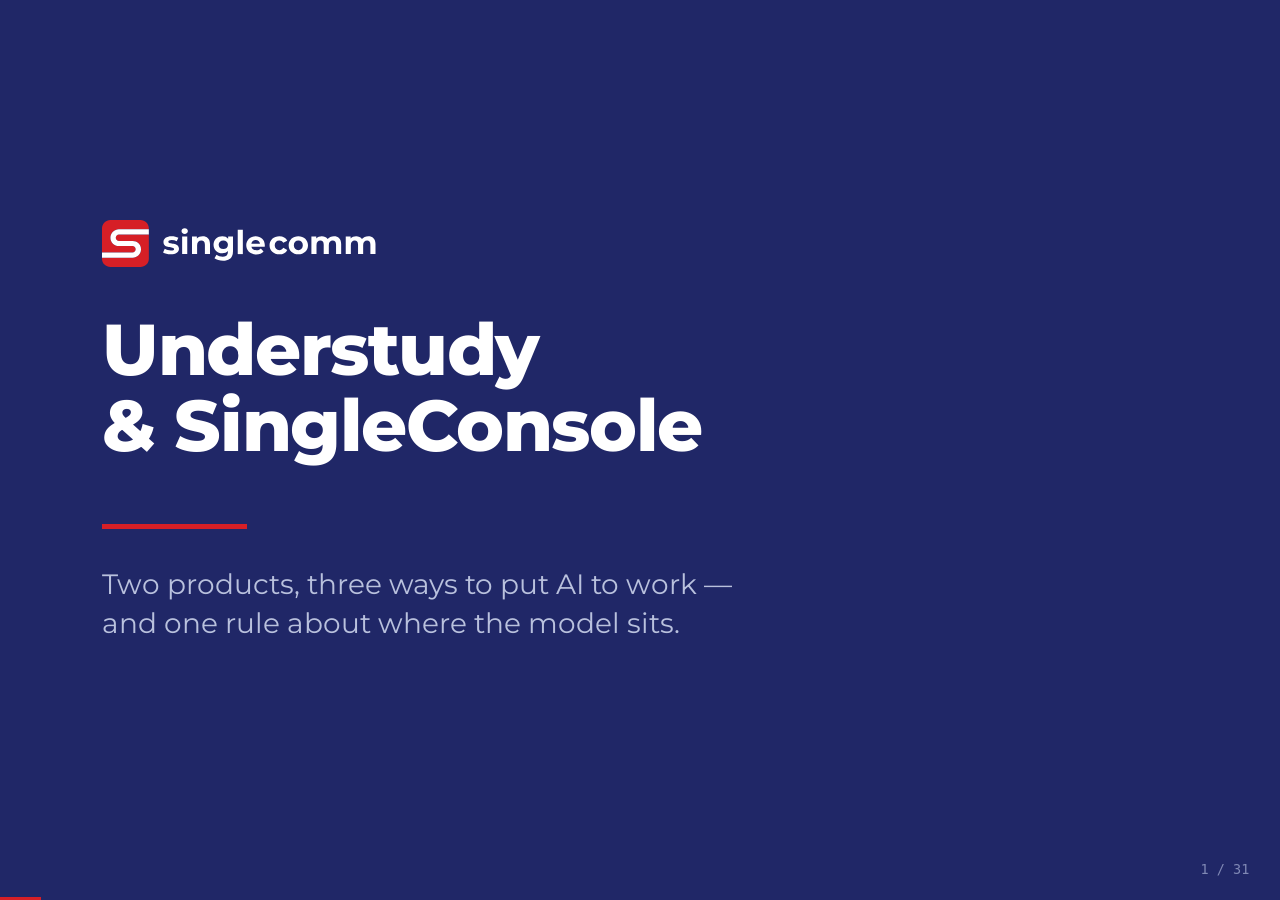
<file: deck/index.html>
<!doctype html>
<html lang="en" data-theme="dark">
<head>
<meta charset="utf-8">
<meta name="viewport" content="width=device-width, initial-scale=1">
<title>Understudy &amp; SingleConsole</title>
<link rel="stylesheet" href="deck.css">
</head>
<body>

<div id="sv">
  <div id="sv-clock">
    <span class="t">00:00</span>
    <button id="sv-toggle">start</button>
    <button id="sv-reset">reset</button>
    <span class="meta"></span>
  </div>
  <div id="sv-notes"><h4>Notes</h4><div class="body"></div></div>
  <div id="sv-next"><h4>Next</h4><div class="kick"></div><div class="title"></div></div>
</div>

<main id="stage">

<!-- ============ OPEN ============ -->

<section class="slide title" data-tag="open">
  <div class="lockup"><img src="../assets/singlecomm-logo-on-dark.svg" alt="SingleComm"></div>
  <h1>Understudy<br>&amp; SingleConsole</h1>
  <div class="rule"></div>
  <p class="sub">Two products, three ways to put AI to work —<br>and one rule about where the model sits.</p>
  <aside class="notes">
    <p class="do">The Tower sim is already running on the projector. Do NOT open on this slide.</p>
    <p class="say">"That's nine hundred agent consoles. Right now a hundred and sixty-two things are wrong on that fleet. I'm going to show you seven sentences that cover all of them — and one of the seven says the problem is us, and another says the problem is nobody. Hold that thought."</p>
    <p><strong>Then</strong> switch to the deck. The cliffhanger stays open until the Control Tower section.</p>
    <p class="do">Say the stop-me-here rule now: "Interrupt me — I'd rather this was a conversation."</p>
  </aside>
</section>

<section class="slide" data-tag="framing">
  <h2>Three projects. Three different places to put a model.</h2>
  <div class="cols-3">
    <div class="card">
      <div class="tag">Understudy</div>
      <h3>AI as operator</h3>
      <p>The model calls <strong>our</strong> tool.</p>
      <p>Software written for an audience of agents, not humans.</p>
    </div>
    <div class="card">
      <div class="tag">Control Tower</div>
      <h3>AI as proposer</h3>
      <p>It reads evidence and proposes a <strong>rule</strong>.</p>
      <p>A human approves. The deterministic engine runs it.</p>
    </div>
    <div class="card">
      <div class="tag">sctower</div>
      <h3>AI as investigator</h3>
      <p>An <strong>AI-agent-ready CLI</strong>, shipped with its own skill — so an agent can pick it up and troubleshoot without being taught.</p>
    </div>
  </div>
  <aside class="notes">
    <p>This is the spine. Everything after hangs off it.</p>
    <p class="say">"These aren't three versions of the same thing. They're three different positions of the model relative to the loop."</p>
    <p><strong>Ties to tomorrow:</strong> the agenda has a bullet called "deterministic and non-deterministic boundaries". This is the worked answer to it.</p>
  </aside>
</section>

<!-- ============ UNDERSTUDY ============ -->

<section class="slide section" data-tag="understudy">
  <div class="kicker">Part one · AI as operator</div>
  <h1>Understudy</h1>
  <p class="sub">Software written for an audience of machines.</p>
  <aside class="notes"><p class="do">Aim for ~20 minutes including questions.</p></aside>
</section>

<section class="slide" data-tag="understudy">
  <h2>The scenarios that matter are the ones you can't stage alone</h2>
  <ul>
    <li>Anything with <strong>two or more participants</strong> talking at the same time</li>
    <li>A warm transfer, then a supervisor listening in</li>
    <li>A customer who switches language mid-call</li>
    <li>A network that dies <em>during</em> the call</li>
  </ul>
  <p class="wide" style="margin-top:2vh">Every one of those needs people, phones, and an afternoon. So they get tested once, by hand, badly — and then never again.</p>
  <aside class="notes">
    <p class="do">Look at QA on "tested once, by hand, badly". This slide is for them.</p>
    <p>Deliberately no counts — the point is "more than one party", not a number.</p>
  </aside>
</section>

<section class="slide" data-tag="understudy">
  <h2>Synthetic participants that stand in for real people</h2>
  <p class="wide">One browser tab is one understudy. It injects a synthetic microphone (text-to-speech) and a synthetic camera, then joins as a real party over the real signalling.</p>
  <ul>
    <li>It touches only <strong>public seams</strong> — the same browser APIs any customer's browser uses<small>Never application internals. That keeps the test honest and lets it survive the app being rewritten underneath it.</small></li>
    <li>The <strong>platform is the system under test</strong> — Understudy drives every party, customer <em>and</em> agent</li>
    <li>Voice, webchat and SingleMeet — inbound and outbound</li>
  </ul>
  <aside class="notes">
    <p class="say">"It isn't a mock. There's a real SIP registration, a real FreeSWITCH conference, a real LiveKit room. The only synthetic thing is the human."</p>
    <p><strong>Numbers if asked:</strong> 8 packages, 69 committed scenarios, 274 unit tests, ~97% coverage.</p>
  </aside>
</section>

<section class="slide center" data-tag="understudy">
  <p class="statement">And the thing that drives it<br>is <span class="hl">not me</span>.</p>
  <aside class="notes"><p class="do">Beat. Then next slide.</p></aside>
</section>

<section class="slide" data-tag="understudy">
  <h2>The inversion</h2>
  <p class="wide">Understudy ships a <strong>skill</strong>. A coding agent working a ticket loads it, stands up the exact call the ticket describes, and asserts on what came back.</p>
  <pre><span class="c"># the agent does this, not me</span>
pnpm understudy run scenarios/voice/r3a-healthfirst-inbound \
    --env qa <span class="f">--execute</span>

<span class="c"># and this, when it thinks it is done</span>
pnpm understudy run scenarios/voice/r3a-healthfirst-inbound \
    --env qa --execute <span class="f">--check-baseline</span></pre>
  <div class="callout">An agent that can only read code is guessing. An agent that can <strong>place a call and listen to what came back</strong> is verifying.</div>
  <aside class="notes">
    <p class="do">Show <code>skills/understudy/SKILL.md</code> briefly — the do/don't list is the interesting part.</p>
    <p><strong>Mention the guard unprompted:</strong> every scenario declares which environments it may run on, and production is forbidden by construction. That is what makes letting an agent do this reasonable rather than terrifying.</p>
  </aside>
</section>

<section class="slide" data-tag="understudy">
  <h2>A scenario is a file you can read</h2>
  <pre>id: meet.customer-captions-smoke
tickets: [ACDDEV-2231]
env: { require: [dev, qa], <span class="f">forbid: [prod]</span> }

parties:
  - id: customer
    channel: { type: meet, direction: inbound, campaign: meet-captions-demo }
    captions: { on: true, language: en }
    media:
      audio:
        source: tts
        turns:
          - { text: <span class="s">'Hola, necesito ayuda con mi factura.'</span>, lang: es }
          - { text: <span class="s">'Thank you, I will switch to English now.'</span>, lang: en }

expect:
  - assert: <span class="s">'customer.captions.langs includes [en]'</span>
  - assert: <span class="s">'customer.captions.text(en) matches /(help|bill|invoice)/i'</span></pre>
  <aside class="notes">
    <p class="say">"A synthetic customer speaks Spanish. The assertion is that English captions came back. That's a real test of the translation path — and it fits on a slide."</p>
    <p><strong>Readability is the argument.</strong> If QA can read it, QA can write it.</p>
  </aside>
</section>

<section class="slide" data-tag="understudy">
  <h2>Every scenario, indexed</h2>
  <pre>pnpm understudy catalog   <span class="c">→ docs/catalog.html</span></pre>
  <p class="wide">Ticket, channel, audience, and whether it is green. Committed alongside the scenarios, so the index cannot drift from what exists.</p>
  <aside class="notes">
    <p class="do">Run it live — no cluster needed, instant. Open the HTML and scroll.</p>
    <p class="do">Hand the choice to QA: "which of these would you have wanted for the last release?"</p>
  </aside>
</section>

<section class="slide" data-tag="understudy">
  <span class="mode">Live · QA</span>
  <h2>Now watch it happen</h2>
  <pre>pnpm understudy run scenarios/voice/r3a-healthfirst-inbound \
    --env qa --execute <span class="f">--headed</span></pre>
  <p class="wide">Headed mode is the point. You are not reading a report about a call — you are watching the console the agent would be looking at, while a synthetic customer talks to it.</p>
  <aside class="notes">
    <p class="do">Full sequence, if you want to show the build too:</p>
    <p class="do"><code>pnpm build &amp;&amp; pnpm bundle:runtime &amp;&amp; pnpm bundle:voice</code> → <code>node scripts/capture-session.mjs qa</code> → <code>--pool agent</code> → run.</p>
    <p class="say">"This is the confidence I want before anything goes to UAT. Not 'the tests passed' — I watched the thing happen."</p>
    <p><strong>If the two parties talk over each other:</strong> name it. "The turn-taking here is naive — both sides speak on a timer rather than waiting for silence. It doesn't change the assertions, and it's on my list."</p>
  </aside>
</section>

<section class="slide" data-tag="understudy">
  <span class="mode">Live · QA</span>
  <h2>And the one that looks like the future</h2>
  <pre>pnpm understudy run scenarios/meet/four-language-showcase \
    --env qa --execute <span class="f">--headed --hold</span></pre>
  <p class="wide">Four people in one SingleMeet room — English, Spanish, French and German — each with live captions in their own language.</p>
  <div class="callout">Nobody in this room could stage that in an afternoon. It is one command, and it is identical tomorrow.</div>
  <aside class="notes">
    <p class="do">Prerequisites, once: <code>set -a; source secrets/qa.env; set +a</code> · <code>export UNDERSTUDY_TTS_BACKEND=openai</code> · <code>pnpm bundle:runtime &amp;&amp; pnpm bundle:meet</code>. No captured session — all four parties are standalone, so nobody signs into a console.</p>
    <p class="do"><strong>Maximise ONE window.</strong> Every party renders the whole room — four tiles plus a caption strip — so one window is the entire demo. <code>--hold</code> keeps them open until you press Enter.</p>
    <p><strong>The audio is cached</strong>, keyed by content hash, so it costs nothing, needs no API round-trip, and sounds exactly as it did in rehearsal. ~1m45.</p>
    <p class="say">"Riley opens the room; Sofía, Pierre and Greta join it. Three rounds — they introduce themselves, they notice you, and they sign off."</p>
    <p class="do">Let the joke land: Greta's "und wenn nicht, dann ist es eben ein Fehlerbericht" — <em>and if not, it's a bug report</em> — is deadpan on purpose. Then Pierre's line is the actual point: <em>that is what a replayable test is</em>.</p>
    <p>If asked how the voices differ: each party has a distinct voice and an explicit native-accent instruction. The default would have made all four sound like one narrator reading four parts.</p>
  </aside>
</section>

<section class="slide" data-tag="understudy">
  <h2>The bit QA should care about most</h2>
  <div class="cols">
    <div>
      <h3>Record</h3>
      <pre>understudy save scenarios/…</pre>
      <p>Freezes a green run's assertion baseline.</p>
    </div>
    <div>
      <h3>Replay</h3>
      <pre>understudy run … <span class="f">--check-baseline</span></pre>
      <p>Diffs against it. <strong>Fails on any regression.</strong></p>
    </div>
  </div>
  <div class="callout" style="margin-top:3vh">A bug repro becomes a <strong>committed regression test</strong>. The repro <em>is</em> the artefact — not a ticket comment describing one.</div>
  <aside class="notes">
    <p class="do">Show the recorded <em>failure</em>, not the pass. Failures are more persuasive.</p>
    <p class="say">"This is the thing I actually wanted when I started building it. Everything else is machinery around this sentence."</p>
  </aside>
</section>

<!-- ============ SINGLECONSOLE ============ -->

<section class="slide section" data-tag="singleconsole">
  <div class="kicker">Part two</div>
  <h1>SingleConsole</h1>
  <p class="sub">A testable agent console — and the room to grow past the old one.</p>
</section>

<section class="slide" data-tag="singleconsole">
  <h2>Why the classic console can't be saved</h2>
  <div class="cols">
    <div class="stat"><span class="n">116</span><span class="l">classic AJAX verbs the console speaks</span></div>
    <div class="stat"><span class="n">36</span><span class="l">signalling frame types on the wire</span></div>
  </div>
  <p class="wide" style="margin-top:4vh">PHP 7.4, jQuery, no build step, no tests, and no seam to test at — the console <em>is</em> the DOM and the wire at the same time. You cannot refactor out of that. <strong>You can only grow something beside it.</strong></p>
  <aside class="notes">
    <p class="do">45 seconds. The room knows. Don't dwell.</p>
    <p>Strangling fig, with the honest caveat: a fig only strangles if it keeps growing. The fidelity audit is how we know it is growing rather than stalling.</p>
  </aside>
</section>

<section class="slide" data-tag="singleconsole">
  <h2>Headless kernel, interchangeable shells</h2>
  <p class="wide" style="margin-bottom:2.5vh"><strong>React renders. The kernel decides.</strong> All state lives somewhere with no DOM dependency — which is what makes four deployments one product instead of four forks.</p>
  <div class="cols-4">
    <div class="card">
      <div class="tag">shipped</div>
      <h3>Built in</h3>
      <p>A module inside the platform — "Agent Desktop". Same page, same session, same permissions.</p>
    </div>
    <div class="card">
      <div class="tag">shipped</div>
      <h3>Widget</h3>
      <p>A bundle that drops into third-party products — CRMs, ticketing, whatever the client already lives in.</p>
    </div>
    <div class="card">
      <div class="tag">in progress</div>
      <h3>Desktop</h3>
      <p>An Electron shell running the <strong>same codebase</strong> as the browser build — not a parallel implementation.</p>
    </div>
    <div class="card muted">
      <div class="tag">planned</div>
      <h3>Native</h3>
      <p>Rust / Qt, once the web version has stabilised — and kept in step with it from then on.</p>
    </div>
  </div>
  <aside class="notes">
    <p class="say">"The reason to do the headless split first is exactly this row. The expensive part of a desktop client is the logic, and the logic is already written once."</p>
    <p><strong>Founders slide.</strong> Native is the answer to "what about the clients who won't run this in a browser".</p>
  </aside>
</section>

<section class="slide" data-tag="singleconsole">
  <span class="mode">Live · QA</span>
  <h2>Agent Desktop</h2>
  <p class="wide">Real cluster. Real agent. Real call.</p>
  <aside class="notes">
    <p class="do">Console mounts inside the classic header. Change presence. Take a call. Try to submit wrap-up without a disposition — it refuses, and <strong>the kernel enforces that, not the UI</strong>.</p>
    <p class="say">"Same page, same session, same permissions. It's a module — it doesn't need a migration to exist."</p>
    <p class="do">Three minutes. This is the "it's real" beat, not the wow beat.</p>
  </aside>
</section>

<section class="slide" data-tag="singleconsole">
  <span class="mode">Live · local</span>
  <h2>The same kernel, inside someone's CRM</h2>
  <pre>pnpm dev  <span class="c">→ localhost:5280  ?composition=widget</span></pre>
  <p class="wide">A stand-in host page. The widget is self-contained: the host supplies a signalling port and an area for scripts, and neither side reaches into the other.</p>
  <aside class="notes">
    <p class="do">Point at the host bar: "third-party CRM — the widget is self-contained".</p>
    <p class="say">"This is the commercial door. We can put the console inside a customer's product without them touching our stack, and without us touching theirs."</p>
  </aside>
</section>

<!-- ============ CONTROL TOWER ============ -->

<section class="slide section" data-tag="tower">
  <div class="kicker">Part three · AI as proposer</div>
  <h1>Control Tower</h1>
  <p class="sub">Back to the map.</p>
</section>

<section class="slide" data-tag="tower">
  <span class="mode">Live · simulated fleet</span>
  <h2>900 consoles. Same seed, same fleet, every time.</h2>
  <pre>pnpm demo:tower</pre>
  <ul>
    <li><strong>From a real census</strong> of 1,387 production consoles — browser mix, CPU and RAM, in-call rate, device topology, trouble rates</li>
    <li><strong>From a production probe</strong> — geography, site egress, latency</li>
    <li><strong>Invented, and the code says so</strong> — individual names, call timing</li>
  </ul>
  <div class="callout">The <strong>SIMULATED DATA</strong> bar cannot be dismissed. It is one of four locks that stop this shipping by accident.<span class="who">Same software as production. Synthetic data. Both true at once.</span></div>
  <aside class="notes">
    <p class="do">Point at the bar. It makes the honesty self-evidencing — you don't have to claim it.</p>
    <p><strong>Talk freely here</strong> over the seven sentences, the hidden-window story, and the expanded finding. Slides deliberately get out of the way.</p>
    <p class="do">Hand a finding to ops: "pick one — which of these would you want to be true?"</p>
    <p>Rehearsal: <code>&amp;poll=2</code> runs the arc in three minutes. Do not edit source while rehearsing — HMR resets the clock to tick 0.</p>
  </aside>
</section>

<section class="slide" data-tag="tower">
  <h2>What the old console could never tell us</h2>
  <table>
    <tr><td class="k">live</td><td>beaconing normally</td></tr>
    <tr><td class="k hot">silent</td><td><strong>expected, and not heard from</strong></td></tr>
    <tr><td class="k">ended</td><td>signed out cleanly, with a reason</td></tr>
    <tr><td class="k hot">vanished</td><td>stopped mid-shift with no goodbye</td></tr>
  </table>
  <p class="wide" style="margin-top:3vh">These are <strong>liveness states</strong> — whether we are still hearing from a console at all. Nothing to do with agent status, which is about what the person is doing.</p>
  <aside class="notes">
    <p class="say">"A console whose network has gone doesn't report the outage. It stops reporting. The board gets <em>quieter</em> while people can't work. That's the failure mode this whole thing exists for."</p>
    <p class="do">Be explicit that this is not presence/agent status — that confusion is the one thing this slide has to prevent.</p>
  </aside>
</section>

<section class="slide center" data-tag="tower">
  <div class="ask">
    <p class="q">Of every agent console running in production right now —<br><br>what percentage is the <em>focused window</em>?</p>
  </div>
  <aside class="notes">
    <p class="do">ASK THE ROOM. Take guesses out loud. Don't move on until three people have answered. People guess 40–60%.</p>
    <p><strong>The answer, delivered verbally:</strong> 7% are focused. 69% are not even visible. Measured across 1,387 real consoles.</p>
    <p class="say">"A browser throttles a hidden tab's timers to about one a minute. So a console behind a spreadsheet beacons late and looks exactly like one in trouble. On a fleet this size that's forty of eighty-six quiet consoles who are completely fine — and saying so is forty phone calls not made."</p>
  </aside>
</section>

<section class="slide center" data-tag="tower">
  <p class="statement sm"><span class="hl">Watch</span> is what we can prove.<br><br><span class="hl">Review</span> is what we suspect.</p>
  <aside class="notes">
    <p>These are literally the two tab names. Verbs, not nouns — "findings" and "last night" both just meant "problems".</p>
  </aside>
</section>

<section class="slide" data-tag="tower">
  <h2>Review, on one screen</h2>
  <div class="cols">
    <div class="card">
      <div class="tag">a rule</div>
      <h3>Counted something</h3>
      <p>It knows an error happened a lot last night. It is <strong>not allowed to read the error text</strong>, so it cannot tell you what it was.</p>
    </div>
    <div class="card">
      <div class="tag">a proposal</div>
      <h3>Explains it</h3>
      <p>Read the evidence and says what the error actually is — labelled <strong>inferred</strong>, with its reasoning, how sure it is, and <em>what would prove it wrong</em>.</p>
    </div>
  </div>
  <div class="callout" style="margin-top:3vh">The night before, a proposal whose output was <strong>a new rule — and the backtest showing it would have caught this</strong>.</div>
  <aside class="notes">
    <p class="do"><strong>Say out loud: no model runs in the simulation.</strong> The shape is what's being shown; the job it slots into is real.</p>
    <p>Saying that unprompted is worth more than the demo — it's the difference between a demo and an engineering claim.</p>
    <p>The falsifier is the interesting part: a proposal that can't say what would prove it wrong is an opinion, not a finding.</p>
  </aside>
</section>

<section class="slide" data-tag="tower">
  <h2>Why the model never gets to press the button</h2>
  <ul>
    <li><strong>It suggests. People decide. The engine acts.</strong><small>Whatever runs is something a human already reviewed, so a bad suggestion is a wasted minute rather than an incident.</small></li>
    <li><strong>Pick from a list before writing prose</strong><small>"Which of these known problems is this?" — with "none of them" always allowed. Free text is a fallback, and it is labelled as unverified wherever it appears.</small></li>
    <li><strong>"Certain" and "probably" are different kinds of thing</strong><small>Not two ends of one scale — otherwise a 97% guess quietly starts behaving like a fact.</small></li>
    <li><strong>Every suggestion is scored afterwards</strong><small>Shown, accepted, run, and then: did it actually work? A suggestion that keeps working becomes a rule we ship. That is how it improves without a model anywhere near the runtime.</small></li>
  </ul>
  <aside class="notes">
    <p class="say">"The learning lands as reviewed, versioned, switch-off-able data — not as a model that quietly changed its mind."</p>
    <p><strong>Tomorrow hook:</strong> that scoring ledger is the one piece of shared AI platform I'd argue for.</p>
  </aside>
</section>

<section class="slide center" data-tag="tower">
  <p class="statement">We use models to <span class="hl">find the rules</span> —<br>then run the rules <span class="hl">without the model</span>.</p>
  <aside class="notes"><p>Say it, don't explain it. Move on.</p></aside>
</section>

<section class="slide" data-tag="rescue">
  <h2>The last rung</h2>
  <table>
    <tr><td class="k">healthy</td><td>both channels answering</td></tr>
    <tr><td class="k">degraded</td><td>one channel silent — whichever works carries the evidence</td></tr>
    <tr><td class="k">impacted</td><td>the agent's work is affected, but we can still see them</td></tr>
    <tr><td class="k">isolated</td><td>signalling and telemetry silent — but the rescue path answered</td></tr>
    <tr><td class="k hot">dark</td><td><strong>nothing the workstation can reach answers</strong></td></tr>
  </table>
  <p class="wide" style="margin-top:3vh">Only <code>dark</code> raises a flare — and only after <strong>20 seconds</strong> of holding it. An isolated console still reports itself. Only a dark one needs a human with a phone.</p>
  <aside class="notes">
    <p class="say">"The flare is the loudest thing the product can do, so it's the last rung and not the first."</p>
    <p><strong>Then run it live.</strong> Teammate's laptop, Agent Desktop, Available. Ask them to switch off wifi. Twenty seconds. Scan the QR with your phone.</p>
    <p class="do">When the Tower badge lights: <strong>stop talking for three seconds.</strong> Let "that came off a dead machine" land on its own.</p>
    <p>The QR points at the agent's own cluster, deliberately — not at whatever origin served the page.</p>
  </aside>
</section>

<!-- ============ SCTOWER ============ -->

<section class="slide section" data-tag="sctower">
  <div class="kicker">Part four · AI as investigator</div>
  <h1>sctower</h1>
  <p class="sub">One static binary. And a skill.</p>
</section>

<section class="slide" data-tag="sctower">
  <span class="mode">Live · QA</span>
  <h2>Sign in like a person</h2>
  <pre>sctower auth login
<span class="c">→ OAuth 2.1 + PKCE, system browser, ephemeral loopback listener</span>
<span class="c">→ stored 0600, refreshed silently</span>

sctower live
sctower digest</pre>
  <aside class="notes">
    <p><strong>The server side needed nothing new</strong> — the cluster already required PKCE of every client and already implemented the loopback rule.</p>
    <p class="do"><code>digest</code> is the money command: it prints the same sentences the Tower draws. Shows the CLI isn't a lesser surface.</p>
  </aside>
</section>

<section class="slide" data-tag="sctower">
  <h2>What makes it something an agent can hold</h2>
  <pre>sctower watch --since 1h <span class="f">&amp;&amp;</span> echo clean</pre>
  <table style="margin-top:2vh">
    <tr><td class="k">0</td><td>the question was answered</td></tr>
    <tr><td class="k hot">1</td><td>answered, <strong>and the answer is "something is wrong"</strong></td></tr>
    <tr><td class="k">2</td><td>usage error</td></tr>
    <tr><td class="k">3</td><td>auth failed</td></tr>
    <tr><td class="k">4</td><td>tower unreachable</td></tr>
    <tr><td class="k">5</td><td>tower answered, but refused</td></tr>
  </table>
  <p class="wide" style="margin-top:2.5vh">JSON by default when nobody is watching. Stable field names taken from the contract — not a view of it.</p>
  <aside class="notes">
    <p class="say">"Exit 1 is not a failure. It's an answer. An agent that can tell 'I couldn't reach the tower' from 'the tower says you have a problem' can actually triage — and one that can't will hallucinate the difference, confidently."</p>
    <p><strong>Then show the skill</strong> — its troubleshooting reference leads with exactly that trap.</p>
  </aside>
</section>

<section class="slide" data-tag="sctower">
  <span class="mode">Live</span>
  <h2 class="plain">And because you're all engineers</h2>
  <pre style="margin-top:3vh">sctower ui</pre>
  <aside class="notes">
    <p class="do">Run it. Say almost nothing. Move around: <code>j</code>/<code>k</code>, <code>enter</code> to open a session, tab through the drawer tabs, <code>/</code> to filter.</p>
    <p class="say">"Same client. Same data. Over SSH."</p>
  </aside>
</section>

<section class="slide title center" data-tag="close">
  <div class="lockup"><img src="../assets/singlecomm-logo-on-dark.svg" alt="SingleComm"></div>
  <h1 style="font-size:calc(var(--u) * 7)">Thank you</h1>
  <div class="rule" style="margin-left:auto;margin-right:auto"></div>
  <p class="sub">This presentation was not AI generated.<br>It only looks that way.</p>
  <aside class="notes">
    <p class="do">Leave this up and take the room.</p>
  </aside>
</section>

</main>

<div id="logo">
  <img class="on-dark" src="../assets/singlecomm-logo-on-dark.svg" alt="">
  <img class="on-light" src="../assets/singlecomm-logo-on-light.svg" alt="">
</div>
<div id="bar"></div>
<div id="num"></div>
<div id="tag"></div>

<div id="help">
  <table>
    <tr><td class="k">→ ␣ n</td><td>next</td></tr>
    <tr><td class="k">← p</td><td>previous</td></tr>
    <tr><td class="k">S</td><td>speaker view (notes + timer)</td></tr>
    <tr><td class="k">F</td><td>fullscreen</td></tr>
    <tr><td class="k">O / Esc</td><td>overview</td></tr>
    <tr><td class="k">T</td><td>light / dark</td></tr>
    <tr><td class="k">B / .</td><td>blank the screen</td></tr>
    <tr><td class="k">1–99</td><td>jump to slide</td></tr>
    <tr><td class="k">?</td><td>this</td></tr>
  </table>
</div>

<script src="deck.js"></script>
</body>
</html>
</file>
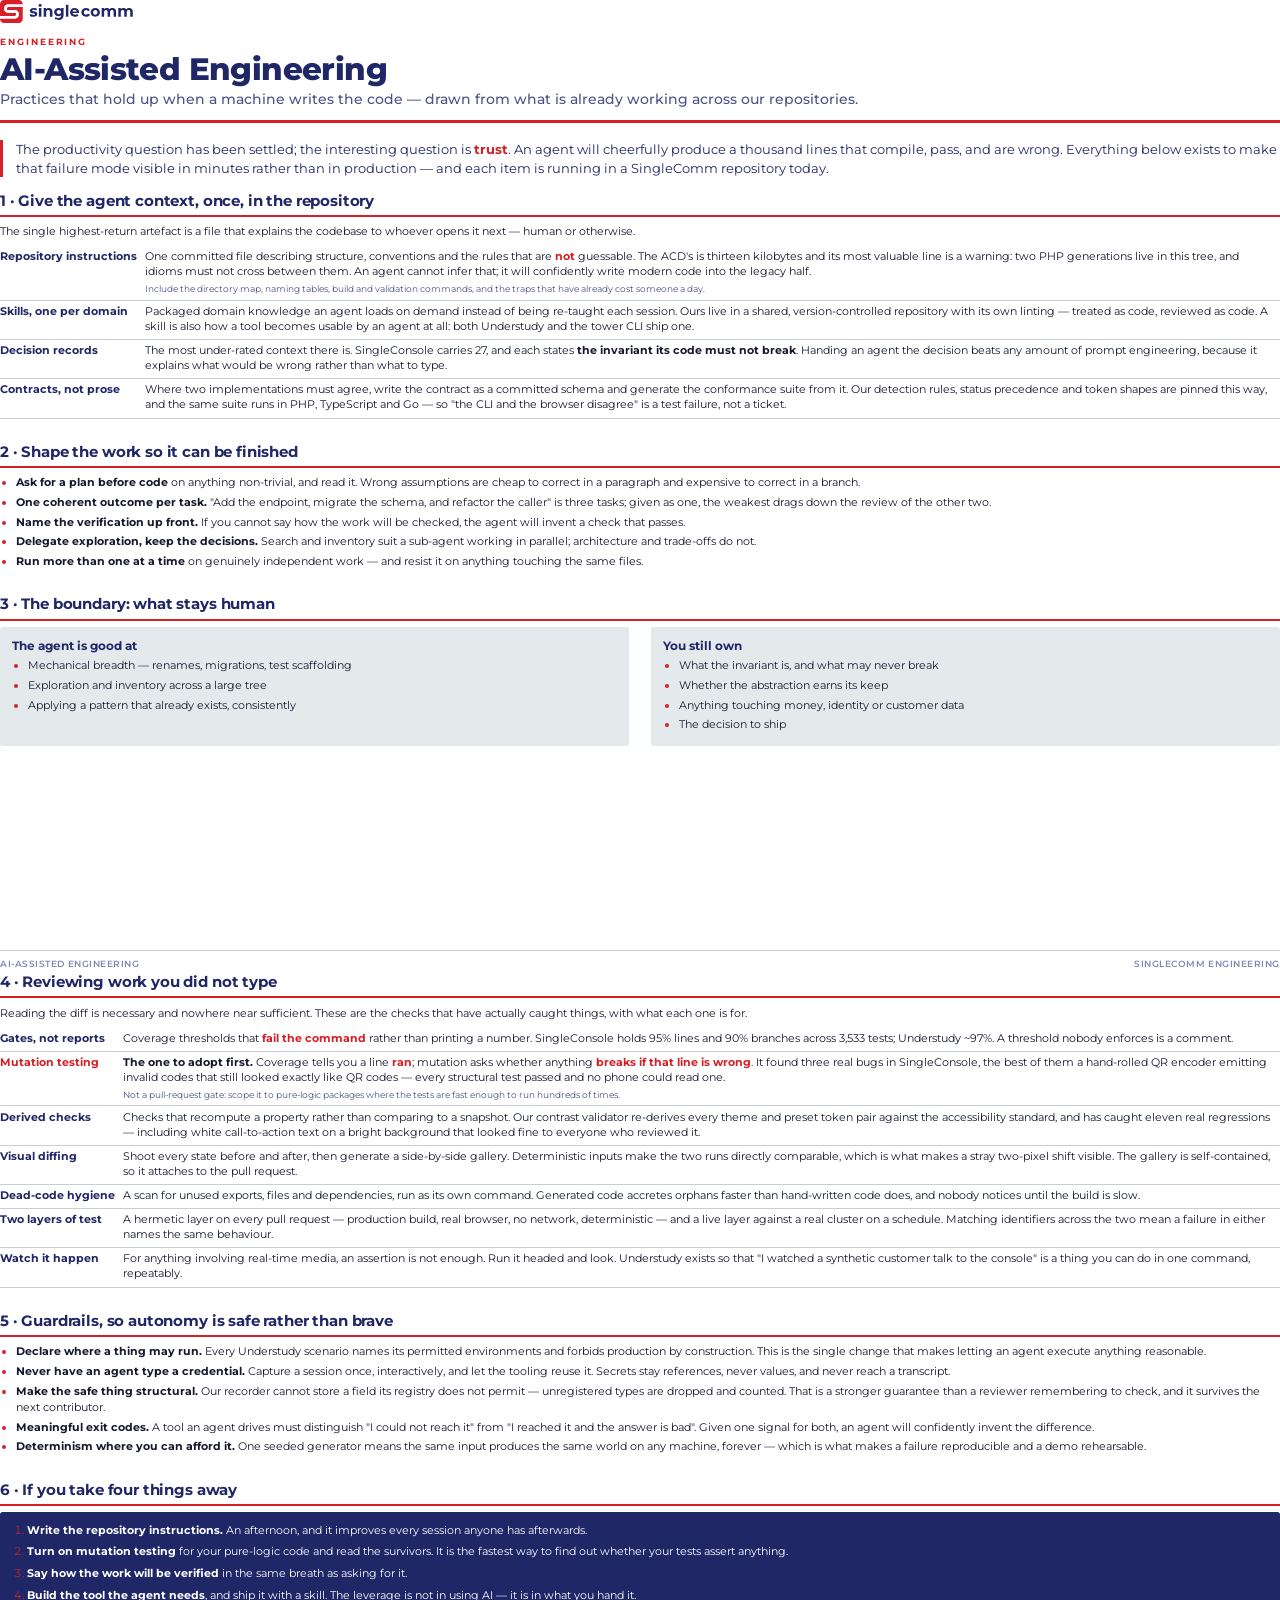
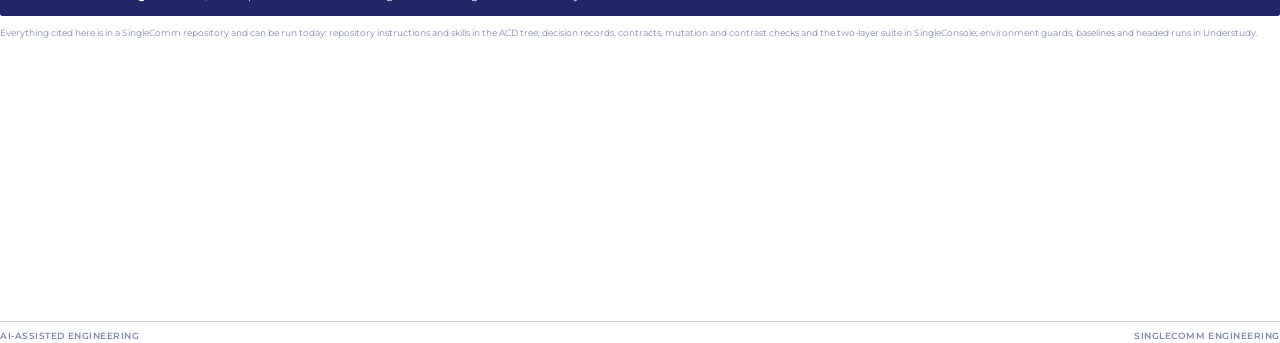
<file: leaflets/ai-assisted-engineering.html>
<!doctype html>
<html lang="en">
<head>
<meta charset="utf-8">
<title>AI-Assisted Engineering — practices</title>
<link rel="stylesheet" href="leaflet.css">
<script src="paper.js"></script>
</head>
<body class="dense">

<!-- ================= PAGE 1 ================= -->
<section class="page">

  <div class="mast">
    <div class="brand"><img src="../assets/singlecomm-logo-on-light.svg" alt="SingleComm"></div>
    <div class="eyebrow">Engineering</div>
    <h1>AI-Assisted Engineering</h1>
    <p class="tagline">Practices that hold up when a machine writes the code — drawn from what is already working across our repositories.</p>
  </div>

  <p class="lede">The productivity question has been settled; the interesting question is <em>trust</em>. An agent will cheerfully produce a thousand lines that compile, pass, and are wrong. Everything below exists to make that failure mode visible in minutes rather than in production — and each item is running in a SingleComm repository today.</p>

  <h2>1 · Give the agent context, once, in the repository</h2>
  <p>The single highest-return artefact is a file that explains the codebase to whoever opens it next — human or otherwise.</p>
  <table>
    <tr>
      <td class="k">Repository instructions</td>
      <td>One committed file describing structure, conventions and the rules that are <em>not</em> guessable. The ACD's is thirteen kilobytes and its most valuable line is a warning: two PHP generations live in this tree, and idioms must not cross between them. An agent cannot infer that; it will confidently write modern code into the legacy half.<span class="note">Include the directory map, naming tables, build and validation commands, and the traps that have already cost someone a day.</span></td>
    </tr>
    <tr>
      <td class="k">Skills, one per domain</td>
      <td>Packaged domain knowledge an agent loads on demand instead of being re-taught each session. Ours live in a shared, version-controlled repository with its own linting — treated as code, reviewed as code. A skill is also how a tool becomes usable by an agent at all: both Understudy and the tower CLI ship one.</td>
    </tr>
    <tr>
      <td class="k">Decision records</td>
      <td>The most under-rated context there is. SingleConsole carries 27, and each states <strong>the invariant its code must not break</strong>. Handing an agent the decision beats any amount of prompt engineering, because it explains what would be wrong rather than what to type.</td>
    </tr>
    <tr>
      <td class="k">Contracts, not prose</td>
      <td>Where two implementations must agree, write the contract as a committed schema and generate the conformance suite from it. Our detection rules, status precedence and token shapes are pinned this way, and the same suite runs in PHP, TypeScript and Go — so "the CLI and the browser disagree" is a test failure, not a ticket.</td>
    </tr>
  </table>

  <h2>2 · Shape the work so it can be finished</h2>
  <ul>
    <li><strong>Ask for a plan before code</strong> on anything non-trivial, and read it. Wrong assumptions are cheap to correct in a paragraph and expensive to correct in a branch.</li>
    <li><strong>One coherent outcome per task.</strong> "Add the endpoint, migrate the schema, and refactor the caller" is three tasks; given as one, the weakest drags down the review of the other two.</li>
    <li><strong>Name the verification up front.</strong> If you cannot say how the work will be checked, the agent will invent a check that passes.</li>
    <li><strong>Delegate exploration, keep the decisions.</strong> Search and inventory suit a sub-agent working in parallel; architecture and trade-offs do not.</li>
    <li><strong>Run more than one at a time</strong> on genuinely independent work — and resist it on anything touching the same files.</li>
  </ul>

  <h2>3 · The boundary: what stays human</h2>
  <div class="cols">
    <div class="box">
      <h3>The agent is good at</h3>
      <ul style="margin-bottom:0">
        <li>Mechanical breadth — renames, migrations, test scaffolding</li>
        <li>Exploration and inventory across a large tree</li>
        <li>Applying a pattern that already exists, consistently</li>
      </ul>
    </div>
    <div class="box">
      <h3>You still own</h3>
      <ul style="margin-bottom:0">
        <li>What the invariant is, and what may never break</li>
        <li>Whether the abstraction earns its keep</li>
        <li>Anything touching money, identity or customer data</li>
        <li>The decision to ship</li>
      </ul>
    </div>
  </div>

  <div class="runner"><span>AI-Assisted Engineering</span><span>SingleComm Engineering</span></div>
</section>

<!-- ================= PAGE 2 ================= -->
<section class="page">

  <h2 style="margin-top:0">4 · Reviewing work you did not type</h2>
  <p>Reading the diff is necessary and nowhere near sufficient. These are the checks that have actually caught things, with what each one is for.</p>
  <table>
    <tr>
      <td class="k">Gates, not reports</td>
      <td>Coverage thresholds that <em>fail the command</em> rather than printing a number. SingleConsole holds 95% lines and 90% branches across 3,533 tests; Understudy ~97%. A threshold nobody enforces is a comment.</td>
    </tr>
    <tr>
      <td class="k hot">Mutation testing</td>
      <td><strong>The one to adopt first.</strong> Coverage tells you a line <em>ran</em>; mutation asks whether anything <em>breaks if that line is wrong</em>. It found three real bugs in SingleConsole, the best of them a hand-rolled QR encoder emitting invalid codes that still looked exactly like QR codes — every structural test passed and no phone could read one.<span class="note">Not a pull-request gate: scope it to pure-logic packages where the tests are fast enough to run hundreds of times.</span></td>
    </tr>
    <tr>
      <td class="k">Derived checks</td>
      <td>Checks that recompute a property rather than comparing to a snapshot. Our contrast validator re-derives every theme and preset token pair against the accessibility standard, and has caught eleven real regressions — including white call-to-action text on a bright background that looked fine to everyone who reviewed it.</td>
    </tr>
    <tr>
      <td class="k">Visual diffing</td>
      <td>Shoot every state before and after, then generate a side-by-side gallery. Deterministic inputs make the two runs directly comparable, which is what makes a stray two-pixel shift visible. The gallery is self-contained, so it attaches to the pull request.</td>
    </tr>
    <tr>
      <td class="k">Dead-code hygiene</td>
      <td>A scan for unused exports, files and dependencies, run as its own command. Generated code accretes orphans faster than hand-written code does, and nobody notices until the build is slow.</td>
    </tr>
    <tr>
      <td class="k">Two layers of test</td>
      <td>A hermetic layer on every pull request — production build, real browser, no network, deterministic — and a live layer against a real cluster on a schedule. Matching identifiers across the two mean a failure in either names the same behaviour.</td>
    </tr>
    <tr>
      <td class="k">Watch it happen</td>
      <td>For anything involving real-time media, an assertion is not enough. Run it headed and look. Understudy exists so that "I watched a synthetic customer talk to the console" is a thing you can do in one command, repeatably.</td>
    </tr>
  </table>

  <h2>5 · Guardrails, so autonomy is safe rather than brave</h2>
  <ul>
    <li><strong>Declare where a thing may run.</strong> Every Understudy scenario names its permitted environments and forbids production by construction. This is the single change that makes letting an agent execute anything reasonable.</li>
    <li><strong>Never have an agent type a credential.</strong> Capture a session once, interactively, and let the tooling reuse it. Secrets stay references, never values, and never reach a transcript.</li>
    <li><strong>Make the safe thing structural.</strong> Our recorder cannot store a field its registry does not permit — unregistered types are dropped and counted. That is a stronger guarantee than a reviewer remembering to check, and it survives the next contributor.</li>
    <li><strong>Meaningful exit codes.</strong> A tool an agent drives must distinguish "I could not reach it" from "I reached it and the answer is bad". Given one signal for both, an agent will confidently invent the difference.</li>
    <li><strong>Determinism where you can afford it.</strong> One seeded generator means the same input produces the same world on any machine, forever — which is what makes a failure reproducible and a demo rehearsable.</li>
  </ul>

  <h2>6 · If you take four things away</h2>
  <div class="box blue">
    <ol style="margin:0 0 0 4mm;padding:0">
      <li style="margin-bottom:1.4mm"><strong>Write the repository instructions.</strong> An afternoon, and it improves every session anyone has afterwards.</li>
      <li style="margin-bottom:1.4mm"><strong>Turn on mutation testing</strong> for your pure-logic code and read the survivors. It is the fastest way to find out whether your tests assert anything.</li>
      <li style="margin-bottom:1.4mm"><strong>Say how the work will be verified</strong> in the same breath as asking for it.</li>
      <li><strong>Build the tool the agent needs</strong>, and ship it with a skill. The leverage is not in using AI — it is in what you hand it.</li>
    </ol>
  </div>

  <p class="footnote" style="margin-top:3mm">Everything cited here is in a SingleComm repository and can be run today: repository instructions and skills in the ACD tree; decision records, contracts, mutation and contrast checks and the two-layer suite in SingleConsole; environment guards, baselines and headed runs in Understudy.</p>

  <div class="runner"><span>AI-Assisted Engineering</span><span>SingleComm Engineering</span></div>
</section>

</body>
</html>
</file>
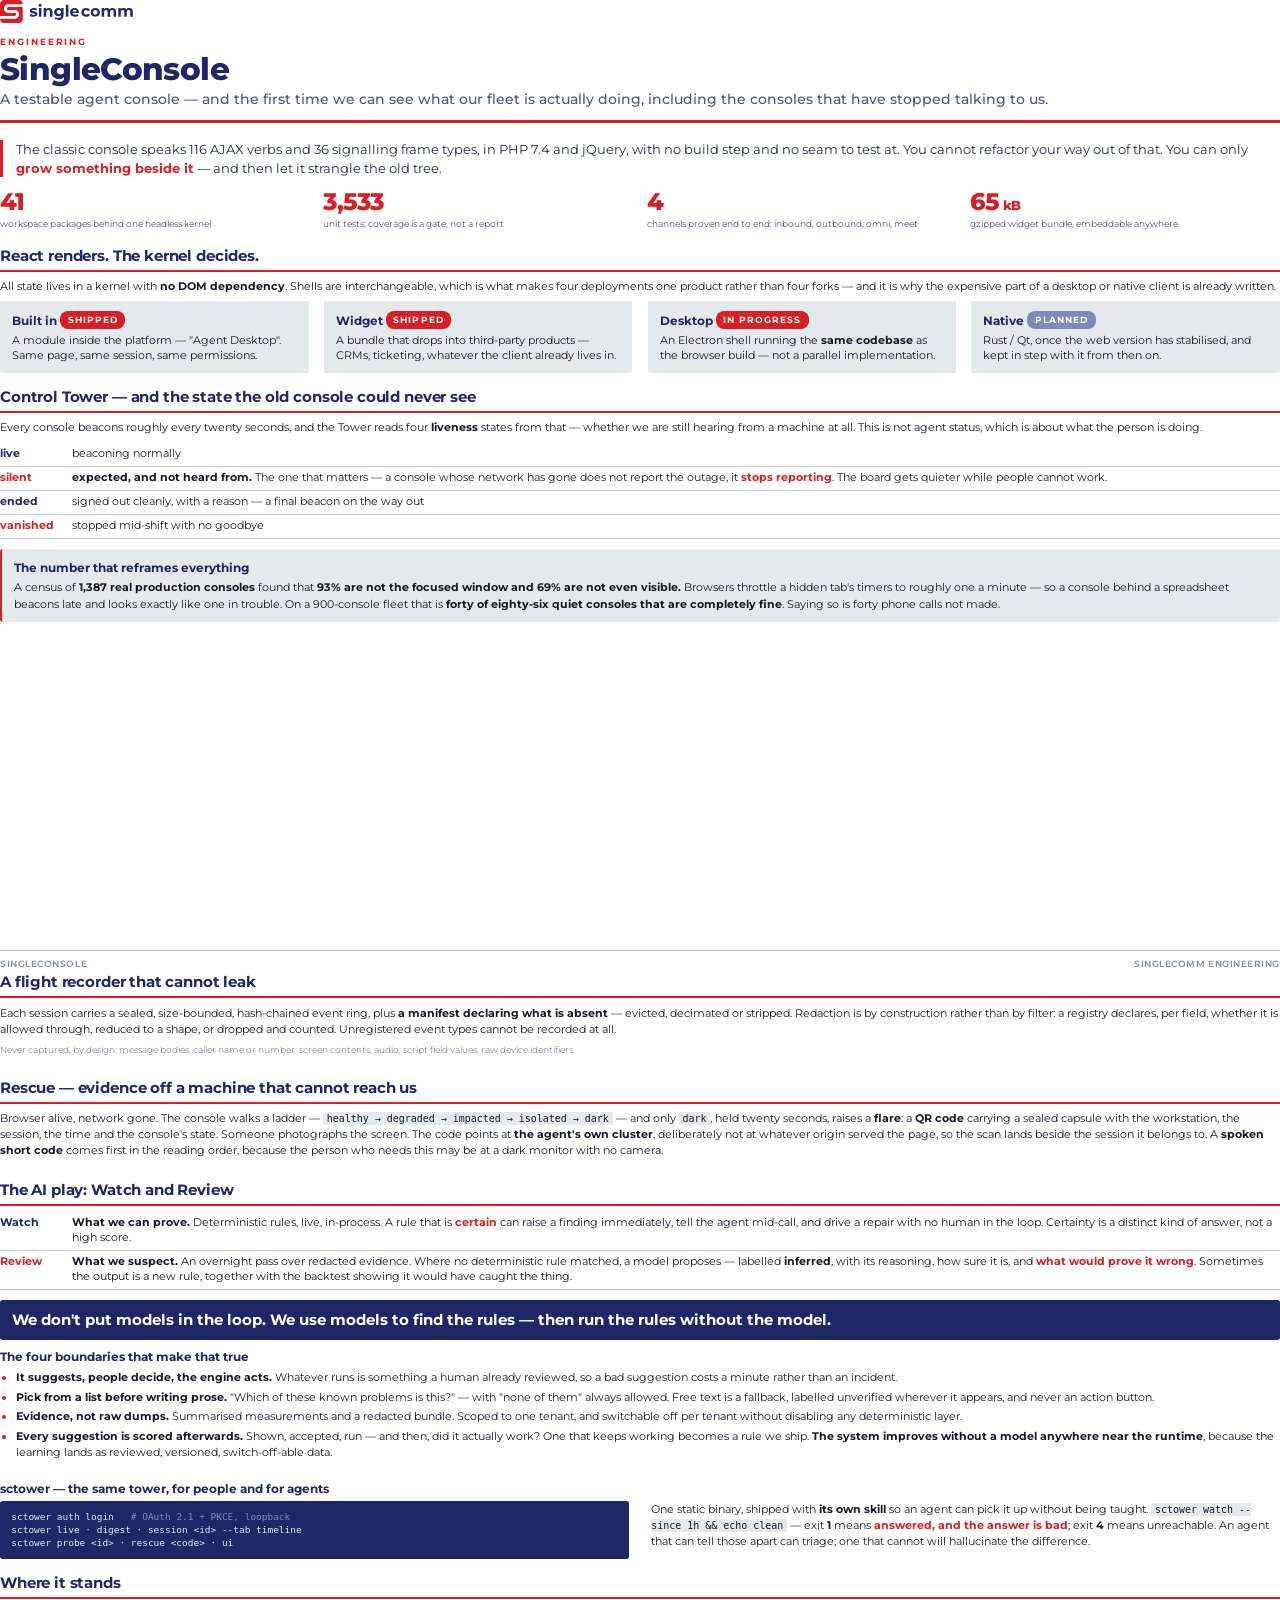
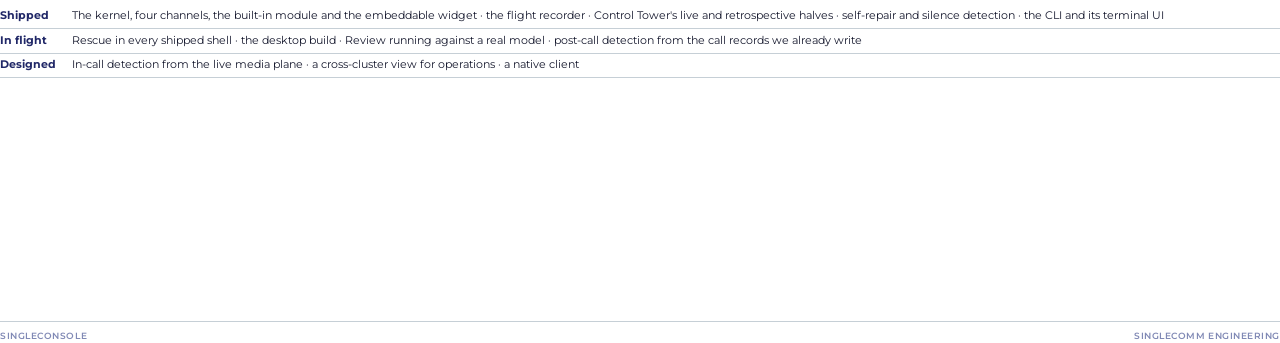
<file: leaflets/singleconsole.html>
<!doctype html>
<html lang="en">
<head>
<meta charset="utf-8">
<title>SingleConsole &amp; Control Tower</title>
<link rel="stylesheet" href="leaflet.css">
<script src="paper.js"></script>
</head>
<body class="dense">

<!-- ================= PAGE 1 ================= -->
<section class="page">

  <div class="mast">
    <div class="brand"><img src="../assets/singlecomm-logo-on-light.svg" alt="SingleComm"></div>
    <div class="eyebrow">Engineering</div>
    <h1>SingleConsole</h1>
    <p class="tagline">A testable agent console — and the first time we can see what our fleet is actually doing, including the consoles that have stopped talking to us.</p>
  </div>

  <p class="lede">The classic console speaks 116 AJAX verbs and 36 signalling frame types, in PHP 7.4 and jQuery, with no build step and no seam to test at. You cannot refactor your way out of that. You can only <em>grow something beside it</em> — and then let it strangle the old tree.</p>

  <div class="stats">
    <div class="stat"><span class="n">41</span><span class="l">workspace packages behind one headless kernel</span></div>
    <div class="stat"><span class="n">3,533</span><span class="l">unit tests; coverage is a gate, not a report</span></div>
    <div class="stat"><span class="n">4</span><span class="l">channels proven end to end: inbound, outbound, omni, meet</span></div>
    <div class="stat"><span class="n">65<span style="font-size:.55em"> kB</span></span><span class="l">gzipped widget bundle, embeddable anywhere</span></div>
  </div>

  <h2>React renders. The kernel decides.</h2>
  <p>All state lives in a kernel with <strong>no DOM dependency</strong>. Shells are interchangeable, which is what makes four deployments one product rather than four forks — and it is why the expensive part of a desktop or native client is already written.</p>
  <div class="cols" style="grid-template-columns:repeat(4,1fr);gap:4mm">
    <div class="box">
      <h3>Built in <span class="pill">shipped</span></h3>
      <p style="font-size:8pt;margin:0">A module inside the platform — "Agent Desktop". Same page, same session, same permissions.</p>
    </div>
    <div class="box">
      <h3>Widget <span class="pill">shipped</span></h3>
      <p style="font-size:8pt;margin:0">A bundle that drops into third-party products — CRMs, ticketing, whatever the client already lives in.</p>
    </div>
    <div class="box">
      <h3>Desktop <span class="pill">in progress</span></h3>
      <p style="font-size:8pt;margin:0">An Electron shell running the <strong>same codebase</strong> as the browser build — not a parallel implementation.</p>
    </div>
    <div class="box">
      <h3>Native <span class="pill grey">planned</span></h3>
      <p style="font-size:8pt;margin:0">Rust / Qt, once the web version has stabilised, and kept in step with it from then on.</p>
    </div>
  </div>

  <h2>Control Tower — and the state the old console could never see</h2>
  <p>Every console beacons roughly every twenty seconds, and the Tower reads four <strong>liveness</strong> states from that — whether we are still hearing from a machine at all. This is not agent status, which is about what the person is doing.</p>
  <table>
    <tr><td class="k">live</td><td>beaconing normally</td></tr>
    <tr><td class="k hot">silent</td><td><strong>expected, and not heard from.</strong> The one that matters — a console whose network has gone does not report the outage, it <em>stops reporting</em>. The board gets quieter while people cannot work.</td></tr>
    <tr><td class="k">ended</td><td>signed out cleanly, with a reason — a final beacon on the way out</td></tr>
    <tr><td class="k hot">vanished</td><td>stopped mid-shift with no goodbye</td></tr>
  </table>

  <div class="box quote">
    <h3 style="margin-top:0">The number that reframes everything</h3>
    <p style="margin:0">A census of <strong>1,387 real production consoles</strong> found that <strong>93% are not the focused window and 69% are not even visible.</strong> Browsers throttle a hidden tab's timers to roughly one a minute — so a console behind a spreadsheet beacons late and looks exactly like one in trouble. On a 900-console fleet that is <strong>forty of eighty-six quiet consoles that are completely fine</strong>. Saying so is forty phone calls not made.</p>
  </div>

  <div class="runner"><span>SingleConsole</span><span>SingleComm Engineering</span></div>
</section>

<!-- ================= PAGE 2 ================= -->
<section class="page">

  <h2 style="margin-top:0">A flight recorder that cannot leak</h2>
  <p>Each session carries a sealed, size-bounded, hash-chained event ring, plus <strong>a manifest declaring what is absent</strong> — evicted, decimated or stripped. Redaction is by construction rather than by filter: a registry declares, per field, whether it is allowed through, reduced to a shape, or dropped and counted. Unregistered event types cannot be recorded at all.</p>
  <p class="footnote">Never captured, by design: message bodies, caller name or number, screen contents, audio, script field values, raw device identifiers.</p>

  <h2>Rescue — evidence off a machine that cannot reach us</h2>
  <p>Browser alive, network gone. The console walks a ladder — <code>healthy → degraded → impacted → isolated → dark</code> — and only <code>dark</code>, held twenty seconds, raises a <strong>flare</strong>: a <strong>QR code</strong> carrying a sealed capsule with the workstation, the session, the time and the console's state. Someone photographs the screen. The code points at <strong>the agent's own cluster</strong>, deliberately not at whatever origin served the page, so the scan lands beside the session it belongs to. A <strong>spoken short code</strong> comes first in the reading order, because the person who needs this may be at a dark monitor with no camera.</p>

  <h2>The AI play: Watch and Review</h2>
  <table>
    <tr>
      <td class="k">Watch</td>
      <td><strong>What we can prove.</strong> Deterministic rules, live, in-process. A rule that is <em>certain</em> can raise a finding immediately, tell the agent mid-call, and drive a repair with no human in the loop. Certainty is a distinct kind of answer, not a high score.</td>
    </tr>
    <tr>
      <td class="k hot">Review</td>
      <td><strong>What we suspect.</strong> An overnight pass over redacted evidence. Where no deterministic rule matched, a model proposes — labelled <strong>inferred</strong>, with its reasoning, how sure it is, and <em>what would prove it wrong</em>. Sometimes the output is a new rule, together with the backtest showing it would have caught the thing.</td>
    </tr>
  </table>

  <div class="box blue">
    <p style="margin:0;font-size:11pt;line-height:1.4"><strong>We don't put models in the loop. We use models to find the rules — then run the rules without the model.</strong></p>
  </div>

  <h3>The four boundaries that make that true</h3>
  <ul>
    <li><strong>It suggests, people decide, the engine acts.</strong> Whatever runs is something a human already reviewed, so a bad suggestion costs a minute rather than an incident.</li>
    <li><strong>Pick from a list before writing prose.</strong> "Which of these known problems is this?" — with "none of them" always allowed. Free text is a fallback, labelled unverified wherever it appears, and never an action button.</li>
    <li><strong>Evidence, not raw dumps.</strong> Summarised measurements and a redacted bundle. Scoped to one tenant, and switchable off per tenant without disabling any deterministic layer.</li>
    <li><strong>Every suggestion is scored afterwards.</strong> Shown, accepted, run — and then, did it actually work? One that keeps working becomes a rule we ship. <strong>The system improves without a model anywhere near the runtime</strong>, because the learning lands as reviewed, versioned, switch-off-able data.</li>
  </ul>

  <h3>sctower — the same tower, for people and for agents</h3>
  <div class="cols">
    <div>
      <pre style="margin:0">sctower auth login   <span class="c"># OAuth 2.1 + PKCE, loopback</span>
sctower live · digest · session &lt;id&gt; --tab timeline
sctower probe &lt;id&gt; · rescue &lt;code&gt; · ui</pre>
    </div>
    <div>
      <p style="margin:0">One static binary, shipped with <strong>its own skill</strong> so an agent can pick it up without being taught. <code>sctower watch --since 1h &amp;&amp; echo clean</code> — exit <strong>1</strong> means <em>answered, and the answer is bad</em>; exit <strong>4</strong> means unreachable. An agent that can tell those apart can triage; one that cannot will hallucinate the difference.</p>
    </div>
  </div>

  <h2>Where it stands</h2>
  <table>
    <tr>
      <td class="k">Shipped</td>
      <td>The kernel, four channels, the built-in module and the embeddable widget · the flight recorder · Control Tower's live and retrospective halves · self-repair and silence detection · the CLI and its terminal UI</td>
    </tr>
    <tr>
      <td class="k">In flight</td>
      <td>Rescue in every shipped shell · the desktop build · Review running against a real model · post-call detection from the call records we already write</td>
    </tr>
    <tr>
      <td class="k">Designed</td>
      <td>In-call detection from the live media plane · a cross-cluster view for operations · a native client</td>
    </tr>
  </table>

  <div class="runner"><span>SingleConsole</span><span>SingleComm Engineering</span></div>
</section>

</body>
</html>
</file>
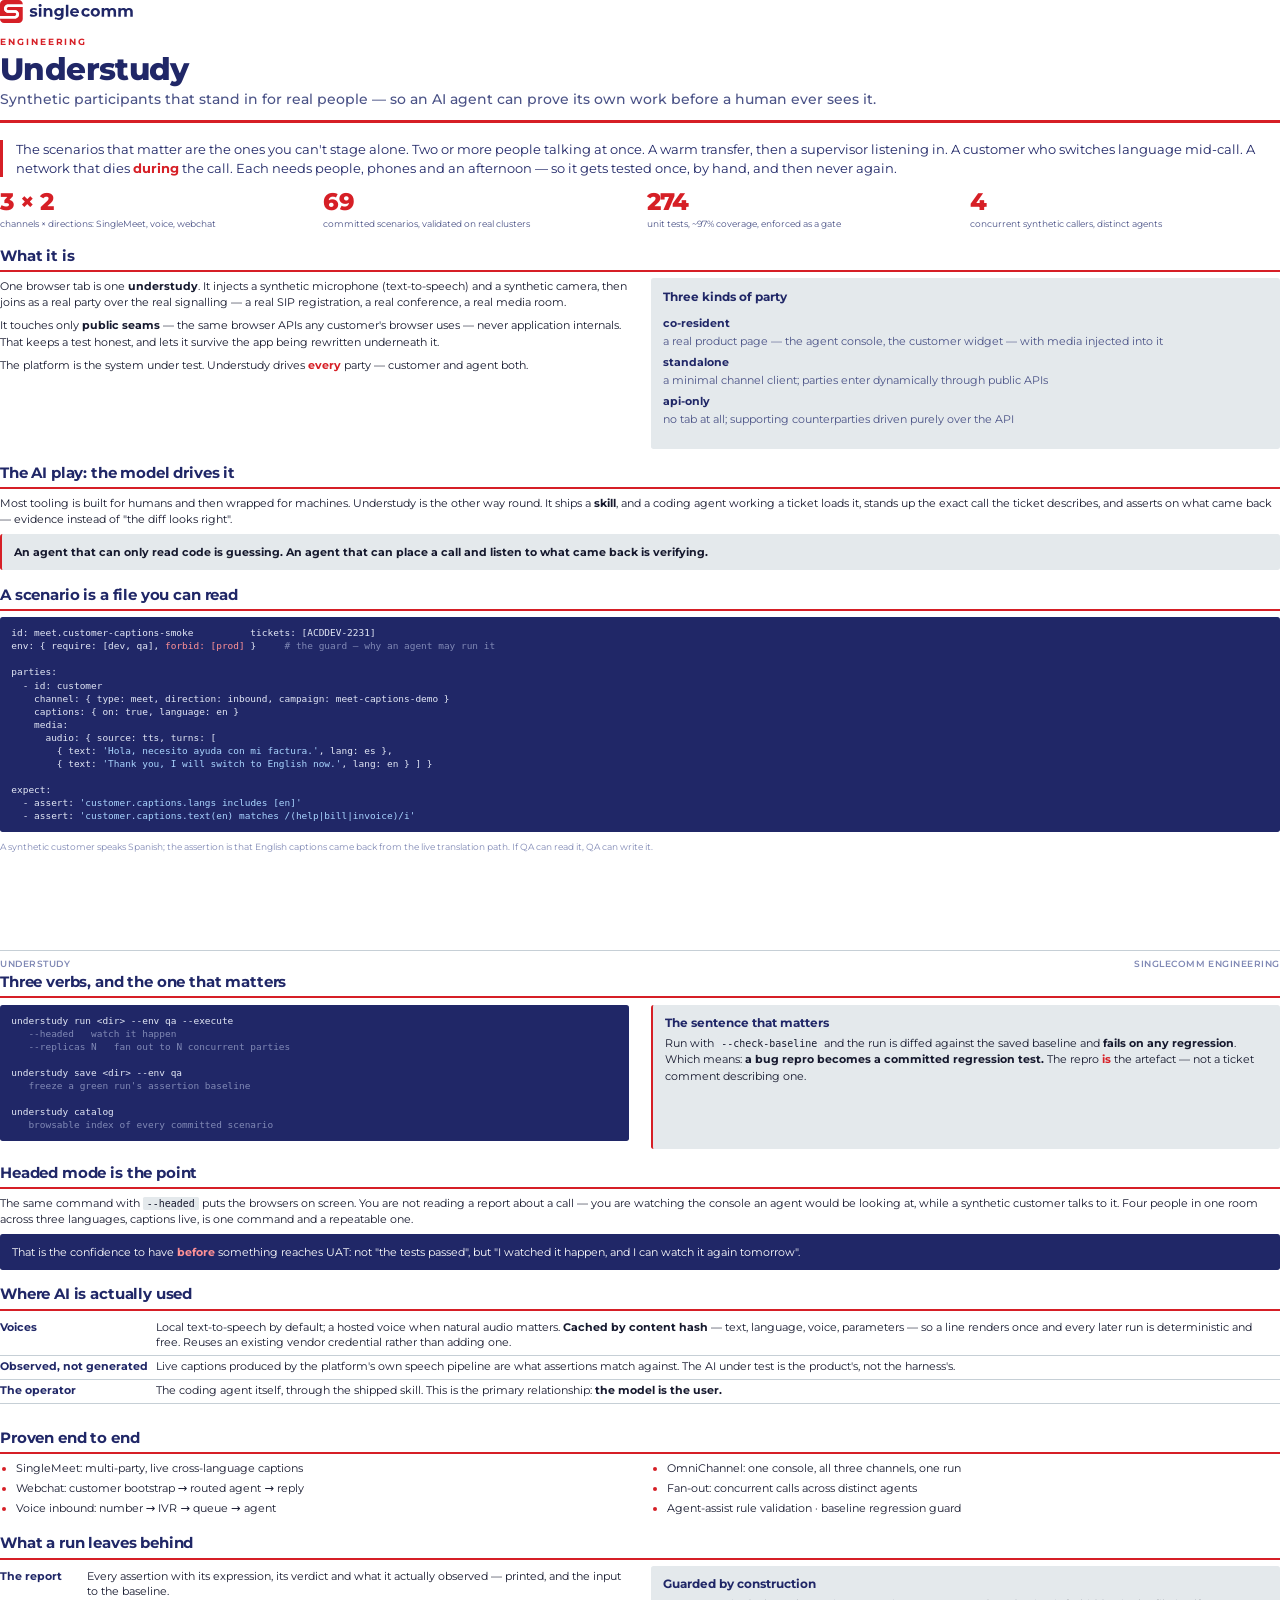
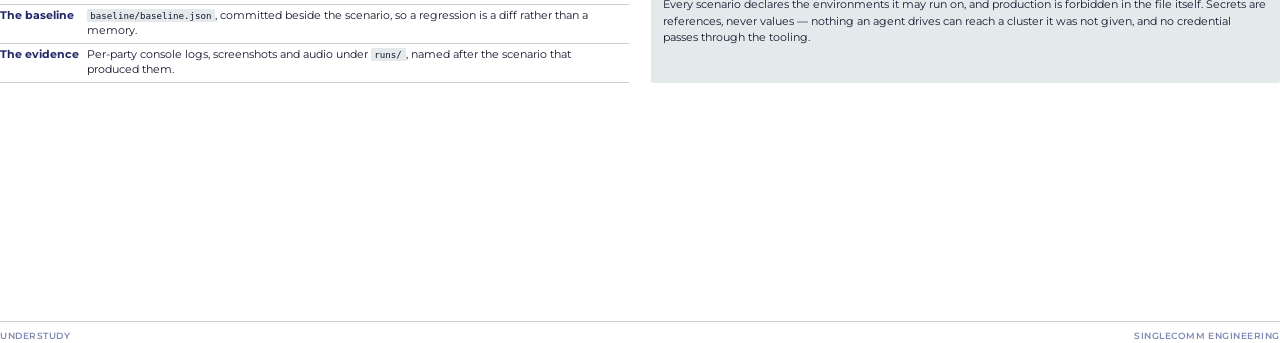
<file: leaflets/understudy.html>
<!doctype html>
<html lang="en">
<head>
<meta charset="utf-8">
<title>Understudy</title>
<link rel="stylesheet" href="leaflet.css">
<script src="paper.js"></script>
</head>
<body class="dense">

<!-- ================= PAGE 1 ================= -->
<section class="page">

  <div class="mast">
    <div class="brand"><img src="../assets/singlecomm-logo-on-light.svg" alt="SingleComm"></div>
    <div class="eyebrow">Engineering</div>
    <h1>Understudy</h1>
    <p class="tagline">Synthetic participants that stand in for real people — so an AI agent can prove its own work before a human ever sees it.</p>
  </div>

  <p class="lede">The scenarios that matter are the ones you can't stage alone. Two or more people talking at once. A warm transfer, then a supervisor listening in. A customer who switches language mid-call. A network that dies <em>during</em> the call. Each needs people, phones and an afternoon — so it gets tested once, by hand, and then never again.</p>

  <div class="stats">
    <div class="stat"><span class="n">3&nbsp;&times;&nbsp;2</span><span class="l">channels × directions: SingleMeet, voice, webchat</span></div>
    <div class="stat"><span class="n">69</span><span class="l">committed scenarios, validated on real clusters</span></div>
    <div class="stat"><span class="n">274</span><span class="l">unit tests, ~97% coverage, enforced as a gate</span></div>
    <div class="stat"><span class="n">4</span><span class="l">concurrent synthetic callers, distinct agents</span></div>
  </div>

  <h2>What it is</h2>
  <div class="cols">
    <div>
      <p>One browser tab is one <strong>understudy</strong>. It injects a synthetic microphone (text-to-speech) and a synthetic camera, then joins as a real party over the real signalling — a real SIP registration, a real conference, a real media room.</p>
      <p>It touches only <strong>public seams</strong> — the same browser APIs any customer's browser uses — never application internals. That keeps a test honest, and lets it survive the app being rewritten underneath it.</p>
      <p>The platform is the system under test. Understudy drives <em>every</em> party — customer and agent both.</p>
    </div>
    <div>
      <div class="box">
        <h3>Three kinds of party</h3>
        <dl class="kv">
          <dt>co-resident</dt><dd>a real product page — the agent console, the customer widget — with media injected into it</dd>
          <dt>standalone</dt><dd>a minimal channel client; parties enter dynamically through public APIs</dd>
          <dt>api-only</dt><dd>no tab at all; supporting counterparties driven purely over the API</dd>
        </dl>
      </div>
    </div>
  </div>

  <h2>The AI play: the model drives it</h2>
  <p>Most tooling is built for humans and then wrapped for machines. Understudy is the other way round. It ships a <strong>skill</strong>, and a coding agent working a ticket loads it, stands up the exact call the ticket describes, and asserts on what came back — evidence instead of "the diff looks right".</p>

  <div class="box quote">
    <p style="margin:0"><strong>An agent that can only read code is guessing. An agent that can place a call and listen to what came back is verifying.</strong></p>
  </div>

  <h2>A scenario is a file you can read</h2>
  <pre>id: meet.customer-captions-smoke          tickets: [ACDDEV-2231]
env: { require: [dev, qa], <span class="f">forbid: [prod]</span> }     <span class="c"># the guard — why an agent may run it</span>

parties:
  - id: customer
    channel: { type: meet, direction: inbound, campaign: meet-captions-demo }
    captions: { on: true, language: en }
    media:
      audio: { source: tts, turns: [
        { text: <span class="s">'Hola, necesito ayuda con mi factura.'</span>, lang: es },
        { text: <span class="s">'Thank you, I will switch to English now.'</span>, lang: en } ] }

expect:
  - assert: <span class="s">'customer.captions.langs includes [en]'</span>
  - assert: <span class="s">'customer.captions.text(en) matches /(help|bill|invoice)/i'</span></pre>
  <p class="footnote">A synthetic customer speaks Spanish; the assertion is that English captions came back from the live translation path. If QA can read it, QA can write it.</p>

  <div class="runner"><span>Understudy</span><span>SingleComm Engineering</span></div>
</section>

<!-- ================= PAGE 2 ================= -->
<section class="page">

  <h2 style="margin-top:0">Three verbs, and the one that matters</h2>
  <div class="cols">
    <div>
      <pre style="margin-bottom:2mm">understudy run &lt;dir&gt; --env qa --execute
   <span class="c">--headed   watch it happen</span>
   <span class="c">--replicas N   fan out to N concurrent parties</span>

understudy save &lt;dir&gt; --env qa
   <span class="c">freeze a green run's assertion baseline</span>

understudy catalog
   <span class="c">browsable index of every committed scenario</span></pre>
    </div>
    <div class="box quote">
      <h3 style="margin-top:0">The sentence that matters</h3>
      <p style="margin:0">Run with <code>--check-baseline</code> and the run is diffed against the saved baseline and <strong>fails on any regression</strong>. Which means: <strong>a bug repro becomes a committed regression test.</strong> The repro <em>is</em> the artefact — not a ticket comment describing one.</p>
    </div>
  </div>

  <h2>Headed mode is the point</h2>
  <p>The same command with <code>--headed</code> puts the browsers on screen. You are not reading a report about a call — you are watching the console an agent would be looking at, while a synthetic customer talks to it. Four people in one room across three languages, captions live, is one command and a repeatable one.</p>
  <div class="box blue">
    <p style="margin:0">That is the confidence to have <em>before</em> something reaches UAT: not "the tests passed", but "I watched it happen, and I can watch it again tomorrow".</p>
  </div>

  <h2>Where AI is actually used</h2>
  <table>
    <tr>
      <td class="k">Voices</td>
      <td>Local text-to-speech by default; a hosted voice when natural audio matters. <strong>Cached by content hash</strong> — text, language, voice, parameters — so a line renders once and every later run is deterministic and free. Reuses an existing vendor credential rather than adding one.</td>
    </tr>
    <tr>
      <td class="k">Observed, not generated</td>
      <td>Live captions produced by the platform's own speech pipeline are what assertions match against. The AI under test is the product's, not the harness's.</td>
    </tr>
    <tr>
      <td class="k">The operator</td>
      <td>The coding agent itself, through the shipped skill. This is the primary relationship: <strong>the model is the user.</strong></td>
    </tr>
  </table>

  <h2>Proven end to end</h2>
  <div class="cols">
    <div>
      <ul style="margin-bottom:0">
        <li>SingleMeet: multi-party, live cross-language captions</li>
        <li>Webchat: customer bootstrap → routed agent → reply</li>
        <li>Voice inbound: number → IVR → queue → agent</li>
      </ul>
    </div>
    <div>
      <ul style="margin-bottom:0">
        <li>OmniChannel: one console, all three channels, one run</li>
        <li>Fan-out: concurrent calls across distinct agents</li>
        <li>Agent-assist rule validation · baseline regression guard</li>
      </ul>
    </div>
  </div>

  <h2>What a run leaves behind</h2>
  <div class="cols">
    <div>
      <table style="margin-bottom:0">
        <tr>
          <td class="k">The report</td>
          <td>Every assertion with its expression, its verdict and what it actually observed — printed, and the input to the baseline.</td>
        </tr>
        <tr>
          <td class="k">The baseline</td>
          <td><code>baseline/baseline.json</code>, committed beside the scenario, so a regression is a diff rather than a memory.</td>
        </tr>
        <tr>
          <td class="k">The evidence</td>
          <td>Per-party console logs, screenshots and audio under <code>runs/</code>, named after the scenario that produced them.</td>
        </tr>
      </table>
    </div>
    <div class="box">
      <h3 style="margin-top:0">Guarded by construction</h3>
      <p style="margin:0">Every scenario declares the environments it may run on, and production is forbidden in the file itself. Secrets are references, never values — nothing an agent drives can reach a cluster it was not given, and no credential passes through the tooling.</p>
    </div>
  </div>

  <div class="runner"><span>Understudy</span><span>SingleComm Engineering</span></div>
</section>

</body>
</html>
</file>
<file: deck/deck.css>
/* SingleComm deck — brand identity, self-contained, no CDN, no build step.
   Palette per brand guidelines: Dark Blue #202767 (secondary / backgrounds),
   Bright Red #D61F26 (accent ONLY, to draw attention), Blue Grey #E4E9EC, White.
   Typeface: Montserrat, embedded latin subset. */

@font-face {
  font-family: "Montserrat";
  src: url("../assets/fonts/montserrat-latin.woff2") format("woff2");
  font-weight: 100 900;
  font-style: normal;
  font-display: block;
}

:root {
  --blue: #202767;
  --blue-deep: #1a2057;
  --red: #d61f26;
  --grey: #e4e9ec;

  --ink: #ffffff;
  --ink-dim: #b9c1dd;
  --ink-faint: #8089b5;
  --bg: var(--blue);
  --panel: rgba(255, 255, 255, .07);
  --line: rgba(255, 255, 255, .18);

  --mono: "DejaVu Sans Mono", ui-monospace, "Cascadia Mono", monospace;
  --sans: "Montserrat", system-ui, -apple-system, "Segoe UI", sans-serif;
  --u: 1.34vh; /* scaling unit — everything is relative to slide height */
}

html[data-theme="light"] {
  --ink: #202767;
  --ink-dim: #4b5387;
  --ink-faint: #8089b5;
  --bg: #ffffff;
  --panel: #e4e9ec;
  --line: #c6cfd6;
}

* { box-sizing: border-box; }

html, body {
  margin: 0; padding: 0; height: 100%;
  background: var(--bg);
  color: var(--ink);
  font-family: var(--sans);
  overflow: hidden;
  -webkit-font-smoothing: antialiased;
}

#stage { position: fixed; inset: 0; display: grid; place-items: center; }

/* ---------- slide ---------- */

.slide {
  display: none;
  width: 100vw; height: 100vh;
  padding: 8vh 8vw 10vh;
  flex-direction: column;
  justify-content: center;
  animation: in .26s ease both;
}
.slide.active { display: flex; }

@keyframes in { from { opacity: 0; transform: translateY(1vh); } to { opacity: 1; transform: none; } }
@media (prefers-reduced-motion: reduce) { .slide { animation: none; } }

.slide .notes { display: none; }

/* ---------- typography ---------- */

h1 { font-size: calc(var(--u) * 6); line-height: 1.05; margin: 0 0 calc(var(--u) * 2); font-weight: 800; letter-spacing: -.02em; }
h2 {
  font-size: calc(var(--u) * 4.1); line-height: 1.12; font-weight: 700; letter-spacing: -.015em;
  margin: 0 0 calc(var(--u) * 2.6); padding-bottom: calc(var(--u) * 1.2);
  border-bottom: 2px solid var(--red);
}
h2.plain { border: 0; padding-bottom: 0; }
h3 { font-size: calc(var(--u) * 2.3); margin: 0 0 calc(var(--u) * 1.1); font-weight: 700; }

p  { font-size: calc(var(--u) * 2.45); line-height: 1.45; margin: 0 0 calc(var(--u) * 1.6); max-width: 46ch; font-weight: 400; }
p.wide { max-width: 62ch; }

ul { margin: 0 0 calc(var(--u) * 1.6); padding: 0; list-style: none; }
li {
  font-size: calc(var(--u) * 2.3); line-height: 1.42; font-weight: 400;
  margin: 0 0 calc(var(--u) * 1.5); padding-left: calc(var(--u) * 2.6);
  position: relative; max-width: 54ch;
}
li::before {
  content: ""; position: absolute; left: 0; top: calc(var(--u) * 1);
  width: calc(var(--u) * .95); height: calc(var(--u) * .95);
  border-radius: 2px; background: var(--red);
}
li.plain::before { display: none; }
li small { display: block; font-size: .74em; color: var(--ink-dim); margin-top: .35em; line-height: 1.4; }

strong { font-weight: 700; }
em { color: var(--red); font-style: normal; font-weight: 700; }
code { font-family: var(--mono); font-size: .86em; background: var(--panel); padding: .12em .4em; border-radius: 3px; }

.kicker {
  font-size: calc(var(--u) * 1.5); text-transform: uppercase;
  letter-spacing: .2em; color: var(--red); font-weight: 700;
  margin-bottom: calc(var(--u) * 2);
}
.sub { font-size: calc(var(--u) * 2.3); color: var(--ink-dim); max-width: 56ch; line-height: 1.4; }
.tiny { font-size: calc(var(--u) * 1.6); color: var(--ink-faint); }

/* ---------- layouts ---------- */

.slide.center { align-items: center; text-align: center; }
.slide.center p, .slide.center .sub { margin-left: auto; margin-right: auto; }

/* Section dividers invert to a neutral — brand uses neutrals for backgrounds. */
.slide.section { background: var(--grey); color: var(--blue); position: relative; }
.slide.section h1 { color: var(--blue); font-size: calc(var(--u) * 7.6); }
.slide.section .sub { color: #4b5387; }
.slide.section .kicker { font-size: calc(var(--u) * 1.7); }
.slide.section::after {
  content: ""; position: absolute; left: 8vw; bottom: 12vh;
  width: calc(var(--u) * 9); height: 4px; background: var(--red);
}

.cols { display: grid; grid-template-columns: 1fr 1fr; gap: calc(var(--u) * 5); align-items: start; }
.cols-3 { display: grid; grid-template-columns: repeat(3, 1fr); gap: calc(var(--u) * 2.6); align-items: stretch; }
.cols-4 { display: grid; grid-template-columns: repeat(4, 1fr); gap: calc(var(--u) * 1.9); align-items: stretch; }

.card {
  background: var(--panel); border-radius: calc(var(--u) * .6);
  padding: calc(var(--u) * 2.1); display: flex; flex-direction: column;
  border-top: 3px solid var(--red);
}
html[data-theme="light"] .card { background: var(--grey); }
.card h3 { margin-bottom: calc(var(--u) * .9); font-size: calc(var(--u) * 2.05); }
.card p, .card li { font-size: calc(var(--u) * 1.75); max-width: none; }
.card p { margin-bottom: calc(var(--u) * 1); }
.card li { margin-bottom: calc(var(--u) * .85); padding-left: calc(var(--u) * 1.9); }
.card li::before { top: calc(var(--u) * .7); width: calc(var(--u) * .7); height: calc(var(--u) * .7); }
.card .tag {
  font-size: calc(var(--u) * 1.2); text-transform: uppercase; letter-spacing: .14em;
  color: var(--ink-faint); font-weight: 700; margin-bottom: calc(var(--u) * .7);
}
.card.muted { border-top-color: var(--line); }
.cols-4 .card { padding: calc(var(--u) * 1.8); }
.cols-4 .card h3 { font-size: calc(var(--u) * 1.95); }
.cols-4 .card p { font-size: calc(var(--u) * 1.6); }

/* big statement */
.statement {
  font-size: calc(var(--u) * 5.2); line-height: 1.16; font-weight: 800;
  letter-spacing: -.02em; max-width: 25ch; margin: 0;
}
.statement .hl { color: var(--red); }
.statement.sm { font-size: calc(var(--u) * 3.9); max-width: 32ch; }

/* big number */
.stat { display: flex; flex-direction: column; align-items: flex-start; }
.stat .n { font-size: calc(var(--u) * 9.5); font-weight: 800; line-height: .9; letter-spacing: -.035em; color: var(--red); }
.stat .l { font-size: calc(var(--u) * 1.95); color: var(--ink-dim); margin-top: calc(var(--u) * 1); max-width: 22ch; line-height: 1.35; }

/* table */
table { width: 100%; border-collapse: collapse; font-size: calc(var(--u) * 1.9); }
th, td { text-align: left; padding: calc(var(--u) * 1.2) calc(var(--u) * 1.4); border-bottom: 1px solid var(--line); vertical-align: top; }
th { font-size: calc(var(--u) * 1.35); text-transform: uppercase; letter-spacing: .14em; color: var(--ink-faint); font-weight: 700; border-bottom: 2px solid var(--red); }
td.k { font-weight: 700; white-space: nowrap; }
td.k.hot { color: var(--red); }

/* code block */
pre {
  background: rgba(0, 0, 0, .3); border-left: 3px solid var(--red);
  border-radius: 0 calc(var(--u) * .5) calc(var(--u) * .5) 0;
  padding: calc(var(--u) * 2);
  font-family: var(--mono); font-size: calc(var(--u) * 1.7); line-height: 1.5;
  overflow: auto; margin: 0 0 calc(var(--u) * 1.6); color: #dfe4f5;
}
html[data-theme="light"] pre { background: var(--blue); color: #e9edf8; }
pre .c { color: #8089b5; }
pre .s { color: #a9d5ff; }
pre .f { color: #ff9296; }
pre b { color: #fff; font-weight: 700; }

/* callouts */
.callout {
  border-left: 3px solid var(--red); background: var(--panel);
  padding: calc(var(--u) * 1.8) calc(var(--u) * 2.2); border-radius: 0 calc(var(--u) * .5) calc(var(--u) * .5) 0;
  font-size: calc(var(--u) * 2.05); line-height: 1.45; max-width: 56ch;
}
html[data-theme="light"] .callout { background: var(--grey); }
.callout .who { display: block; font-size: .76em; color: var(--ink-faint); margin-top: .7em; }

/* Quiet mode marker: tells the room whether they are about to see the real thing. */
.mode {
  display: inline-flex; align-items: center; gap: .6em;
  font-size: calc(var(--u) * 1.4); letter-spacing: .18em; text-transform: uppercase;
  font-weight: 700; color: var(--red); margin-bottom: calc(var(--u) * 1.8);
}
.mode::before { content: ""; width: calc(var(--u) * .85); height: calc(var(--u) * .85); border-radius: 50%; background: var(--red); }

/* ask-the-room */
.ask { border: 2px solid var(--red); border-radius: calc(var(--u) * .8); padding: calc(var(--u) * 3); max-width: 52ch; }
.ask .q { font-size: calc(var(--u) * 3); font-weight: 700; line-height: 1.28; margin: 0; max-width: none; }

/* image / video holder */
figure { margin: 0; display: flex; flex-direction: column; gap: calc(var(--u) * 1); flex: 1; min-height: 0; }
figure img, figure video { max-width: 100%; max-height: 100%; object-fit: contain; border-radius: calc(var(--u) * .5); }
figcaption { font-size: calc(var(--u) * 1.5); color: var(--ink-faint); }

/* title slide */
.slide.title .lockup { height: 5.2vh; margin-bottom: 5vh; }
.slide.title .lockup img { height: 100%; display: block; }
.slide.title .rule { width: calc(var(--u) * 12); height: 5px; background: var(--red); margin: calc(var(--u) * 3) 0 calc(var(--u) * 3); }

/* ---------- chrome ---------- */

#logo { position: fixed; left: 2.4vw; bottom: 2.6vh; height: 2.8vh; z-index: 10; opacity: .92; pointer-events: none; }
#logo img { height: 100%; display: block; }
#logo .on-light { display: none; }
html[data-theme="light"] #logo .on-dark, body.on-section #logo .on-dark { display: none; }
html[data-theme="light"] #logo .on-light, body.on-section #logo .on-light { display: block; }

#bar { position: fixed; left: 0; bottom: 0; height: 3px; background: var(--red); transition: width .25s ease; z-index: 11; }
#num { position: fixed; right: 2.4vw; bottom: 2.6vh; font-size: 1.5vh; color: var(--ink-faint); font-family: var(--mono); z-index: 10; }
#tag { position: fixed; right: 2.4vw; top: 3.2vh; font-size: 1.35vh; color: var(--ink-faint); letter-spacing: .16em; text-transform: uppercase; z-index: 10; font-weight: 700; }
body.on-section #num, body.on-section #tag { color: #7f88b4; }
body.on-title #logo, body.on-title #tag { display: none; }

#help { position: fixed; inset: 0; background: rgba(26, 32, 87, .96); z-index: 100; display: none; place-items: center; color: #fff; }
#help.on { display: grid; }
#help table { max-width: 34em; font-size: 2vh; }
#help td.k { font-family: var(--mono); color: var(--red); }

/* overview */
#stage.overview { display: block; overflow-y: auto; padding: 2vh; }
#stage.overview .slide {
  display: flex !important; width: 23vw; height: 13vh; padding: 1.4vh;
  float: left; margin: .5vh; border: 1px solid var(--line); border-radius: .4vh;
  overflow: hidden; transform: none; animation: none; cursor: pointer;
  --u: .28vh;
}
#stage.overview .slide.active { border-color: var(--red); border-width: 2px; }
#stage.overview .slide * { pointer-events: none; }
#stage.overview figure, #stage.overview pre, #stage.overview table { display: none; }

/* ---------- speaker view ---------- */

body.speaker { overflow: auto; background: var(--blue-deep); }
#sv { display: none; }
body.speaker #sv {
  display: grid; grid-template-columns: 1fr 1fr; grid-template-rows: auto 1fr;
  gap: 1.4vh; padding: 1.6vh; height: 100vh; box-sizing: border-box;
}
body.speaker #stage, body.speaker #logo, body.speaker #bar, body.speaker #num, body.speaker #tag { display: none; }
#sv-clock { grid-column: 1 / -1; display: flex; align-items: baseline; gap: 2vw; font-family: var(--mono); }
#sv-clock .t { font-size: 6vh; font-weight: 800; color: #fff; font-family: var(--sans); }
#sv-clock .t.over { color: var(--red); }
#sv-clock .meta { font-size: 2vh; color: var(--ink-dim); }
#sv-clock button { font: inherit; font-family: var(--sans); font-size: 1.8vh; background: rgba(255,255,255,.1); color: #fff; border: 1px solid var(--line); border-radius: 4px; padding: .5em 1.2em; cursor: pointer; }
#sv-notes, #sv-next { background: rgba(255,255,255,.06); border: 1px solid var(--line); border-radius: 6px; padding: 2vh; overflow: auto; }
#sv-notes h4, #sv-next h4 { margin: 0 0 1.2vh; font-size: 1.4vh; text-transform: uppercase; letter-spacing: .16em; color: var(--ink-faint); }
#sv-notes .body { font-size: 2.3vh; line-height: 1.5; color: #fff; }
#sv-notes .body p { font-size: inherit; max-width: none; margin-bottom: 1em; }
#sv-notes .body .say { border-left: 3px solid var(--red); padding-left: 1em; font-style: italic; }
#sv-notes .body .do { color: #ffb4b6; font-weight: 600; }
#sv-next .title { font-size: 3vh; font-weight: 700; line-height: 1.2; color: #fff; }
#sv-next .kick { font-size: 1.5vh; color: var(--red); text-transform: uppercase; letter-spacing: .16em; margin-bottom: 1vh; font-weight: 700; }

@media print { body { overflow: visible; } .slide { display: flex !important; page-break-after: always; height: 100vh; } }
</file>
<file: leaflets/leaflet.css>
/* SingleComm leaflets — A4, print-first. Rendered to PDF by build.sh.
   Brand: Dark Blue #202767, Bright Red #D61F26 (accent only), Blue Grey #E4E9EC.
   Typeface: Montserrat, embedded latin subset. */

@font-face {
  font-family: "Montserrat";
  src: url("../assets/fonts/montserrat-latin.woff2") format("woff2");
  font-weight: 100 900;
  font-style: normal;
  font-display: block;
}

/* Fallback for opening the file directly; paper.js rewrites this for ?paper=a4. */
@page { size: Letter; margin: 10mm 13mm 9mm; }

:root {
  --blue: #202767;
  --red: #d61f26;
  --grey: #e4e9ec;

  /* Printable height, minus 3mm so a rounding error cannot spill a phantom page.
     Letter 279.4mm and A4 297mm, both less the 19mm of vertical margin. */
  --page-h: 257mm;

  --ink: #202767;
  --dim: #4b5387;
  --faint: #8089b5;
  --rule: #c6cfd6;
  --mono: "DejaVu Sans Mono", ui-monospace, monospace;
}

html[data-paper='a4'] { --page-h: 275mm; }

* { box-sizing: border-box; }

body {
  margin: 0;
  font-family: "Montserrat", system-ui, sans-serif;
  font-size: 9.1pt;
  line-height: 1.42;
  color: #16192e;
  -webkit-print-color-adjust: exact;
  print-color-adjust: exact;
}

/* The denser leaflets carry more per side; a shade smaller keeps them to two. */
body.dense { font-size: 8.6pt; }
body.dense table { font-size: 7.9pt; }

/* One .page is exactly one printed side. Fixing the height stops a stray
   millimetre spilling into a phantom third page; tools-measure.mjs checks nothing clips. */
.page {
  page-break-after: always; height: var(--page-h); overflow: hidden;
  display: flex; flex-direction: column;
}
.page:last-child { page-break-after: auto; }

/* ---- masthead ---- */
.mast { border-bottom: 2.5pt solid var(--red); padding-bottom: 3mm; margin-bottom: 4.5mm; }
.mast .brand { height: 6mm; margin-bottom: 3.5mm; }
.mast .brand img { height: 100%; display: block; }
.mast .eyebrow {
  font-size: 6.6pt; letter-spacing: .22em; text-transform: uppercase;
  color: var(--red); font-weight: 700; margin-bottom: 1.5mm;
}
.mast h1 { font-size: 23pt; margin: 0 0 1.5mm; letter-spacing: -.02em; line-height: 1; font-weight: 800; color: var(--blue); }
.mast .tagline { font-size: 10.5pt; color: var(--dim); margin: 0; line-height: 1.3; font-weight: 500; }

.runner {
  border-top: .75pt solid var(--rule); margin-top: auto; padding-top: 2mm;
  font-size: 6.8pt; color: var(--faint); display: flex; justify-content: space-between;
  letter-spacing: .06em; text-transform: uppercase; font-weight: 600;
  flex: 0 0 auto;
}

/* ---- headings ---- */
h2 {
  font-size: 11.5pt; margin: 3.5mm 0 1.6mm; letter-spacing: -.01em; font-weight: 700;
  padding-bottom: .9mm; border-bottom: 1.5pt solid var(--red); color: var(--blue);
}
h2:first-of-type { margin-top: 0; }
h3 { font-size: 9.2pt; margin: 2.2mm 0 .9mm; font-weight: 700; color: var(--blue); }

p { margin: 0 0 1.8mm; }
strong { font-weight: 700; }
em { font-style: normal; font-weight: 700; color: var(--red); }
code { font-family: var(--mono); font-size: .87em; background: var(--grey); padding: .3mm 1mm; border-radius: 1.2pt; }

ul { margin: 0 0 2mm; padding-left: 4.2mm; }
li { margin-bottom: .9mm; }
li::marker { color: var(--red); }

/* ---- layout ---- */
.cols { display: grid; grid-template-columns: 1fr 1fr; gap: 6mm; }
.cols-3 { display: grid; grid-template-columns: repeat(3, 1fr); gap: 4.5mm; }

.lede {
  font-size: 10pt; line-height: 1.4; color: var(--blue);
  border-left: 2.5pt solid var(--red); padding-left: 3.5mm; margin: 0 0 3.4mm;
}

.box { background: var(--grey); border-radius: 2pt; padding: 2.6mm 3.2mm; }
.box h3 { margin-top: 0; }
.box p:last-child, .box ul:last-child { margin-bottom: 0; }
.box.quote { border-left: 2pt solid var(--red); }
.box.blue { background: var(--blue); color: #fff; }
.box.blue h3 { color: #fff; }
.box.blue code { background: rgba(255,255,255,.14); color: #fff; }
.box.blue em { color: #ff9296; }

pre {
  font-family: var(--mono); font-size: 7.1pt; line-height: 1.38;
  background: var(--blue); color: #e2e7f5; padding: 2.5mm 3mm; border-radius: 2pt;
  margin: 0 0 2.5mm; overflow: hidden; white-space: pre-wrap;
}
pre .c { color: #8089b5; }
pre .f { color: #ff9296; }
pre .s { color: #a9d5ff; }

/* ---- stats ---- */
.stats { display: grid; grid-template-columns: repeat(4, 1fr); gap: 3.5mm; margin: 0 0 4mm; }
.stat .n { font-size: 18pt; font-weight: 800; color: var(--red); line-height: 1; letter-spacing: -.03em; display: block; }
.stat .l { font-size: 7pt; color: var(--dim); line-height: 1.28; display: block; margin-top: 1mm; }

/* ---- tables ---- */
table { width: 100%; border-collapse: collapse; font-size: 8.2pt; margin-bottom: 2.5mm; }
th {
  text-align: left; font-size: 6.6pt; text-transform: uppercase; letter-spacing: .14em;
  color: var(--faint); font-weight: 700; border-bottom: 1.5pt solid var(--red);
  padding: 0 2mm 1.2mm 0;
}
td { padding: 1.1mm 2mm 1.1mm 0; border-bottom: .5pt solid var(--rule); vertical-align: top; }
td.k { font-weight: 700; white-space: nowrap; width: 19mm; color: var(--blue); }
td.k.hot { color: var(--red); }
td .note { display: block; font-size: 7.1pt; color: var(--dim); margin-top: .5mm; }

/* ---- misc ---- */
.pill {
  display: inline-block; font-size: 6.4pt; font-weight: 700; letter-spacing: .12em;
  text-transform: uppercase; padding: .8mm 2mm; border-radius: 6pt;
  background: var(--red); color: #fff; vertical-align: 2px;
}
.pill.grey { background: var(--faint); }

.kv { font-size: 8.4pt; }
.kv dt { font-weight: 700; color: var(--blue); margin-top: 1.5mm; }
.kv dd { margin: .4mm 0 0; color: var(--dim); }

.footnote { font-size: 7.1pt; color: var(--faint); line-height: 1.35; }
</file>
